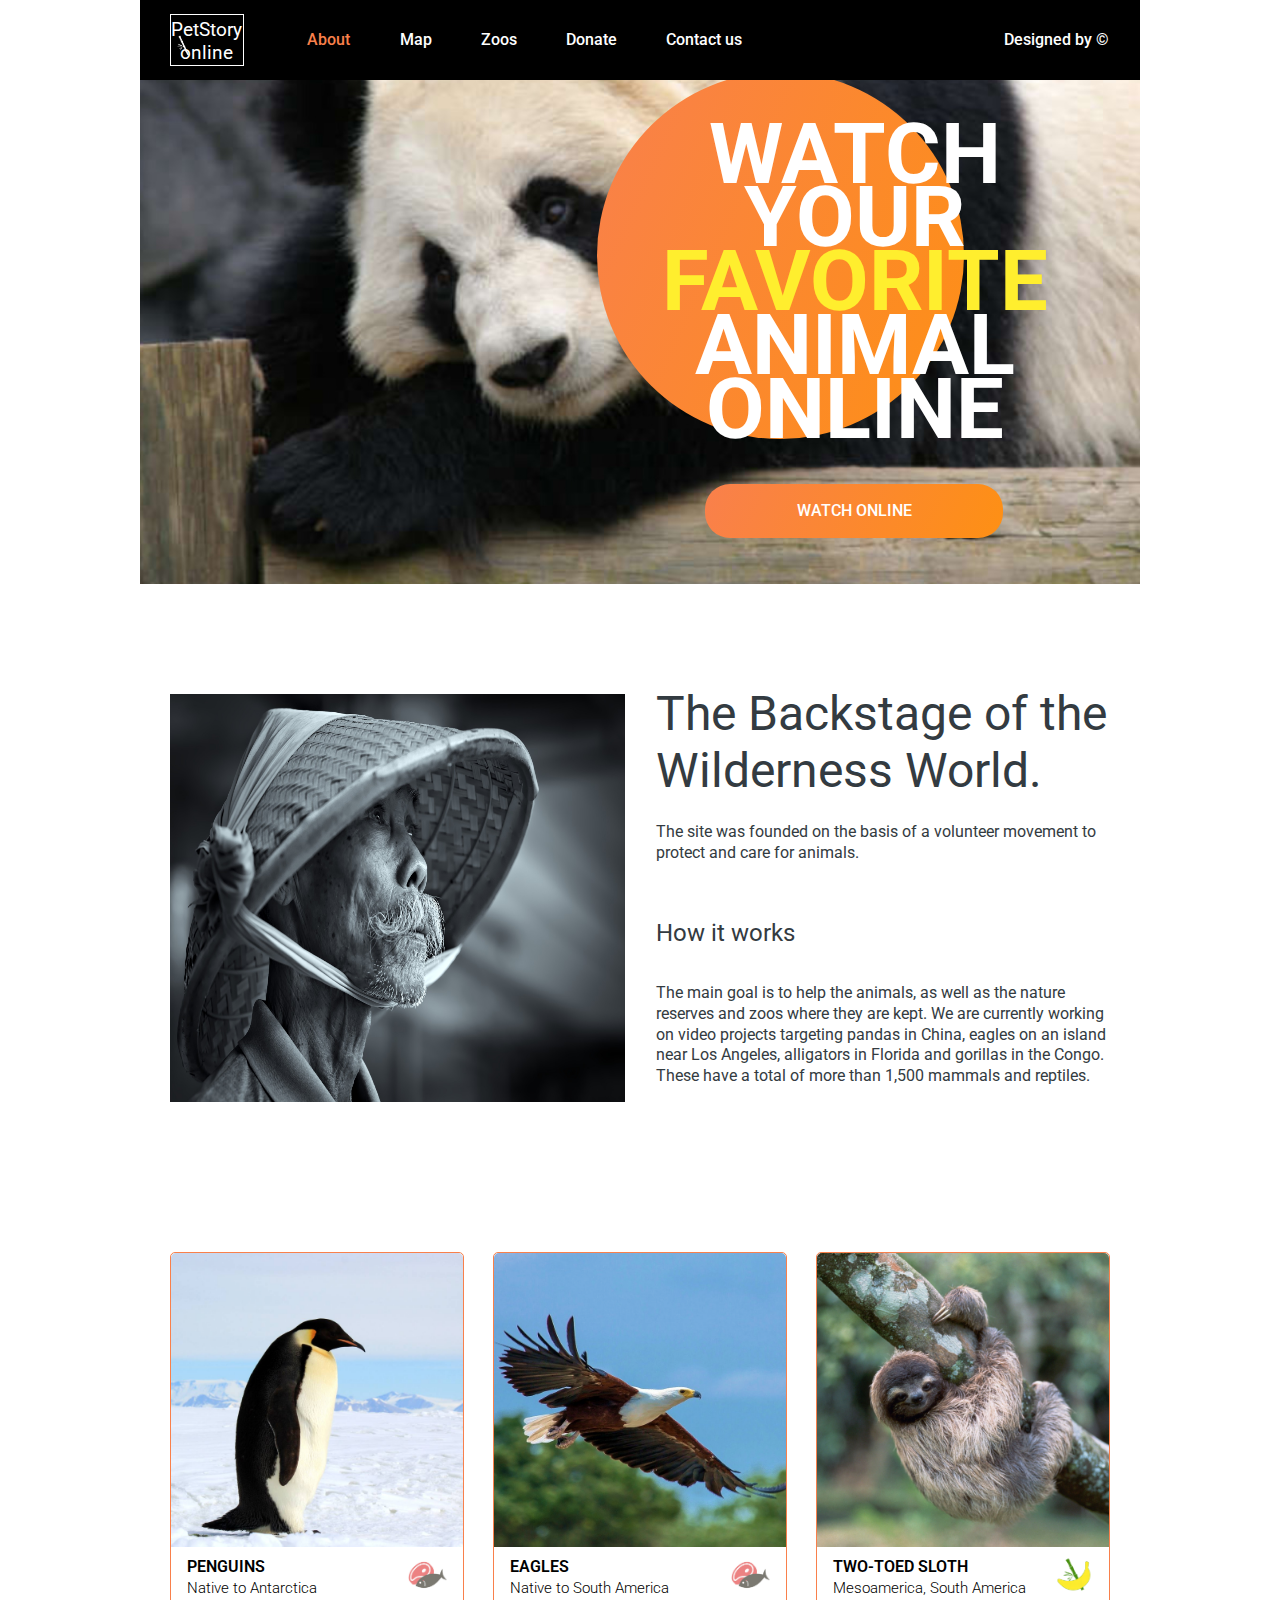
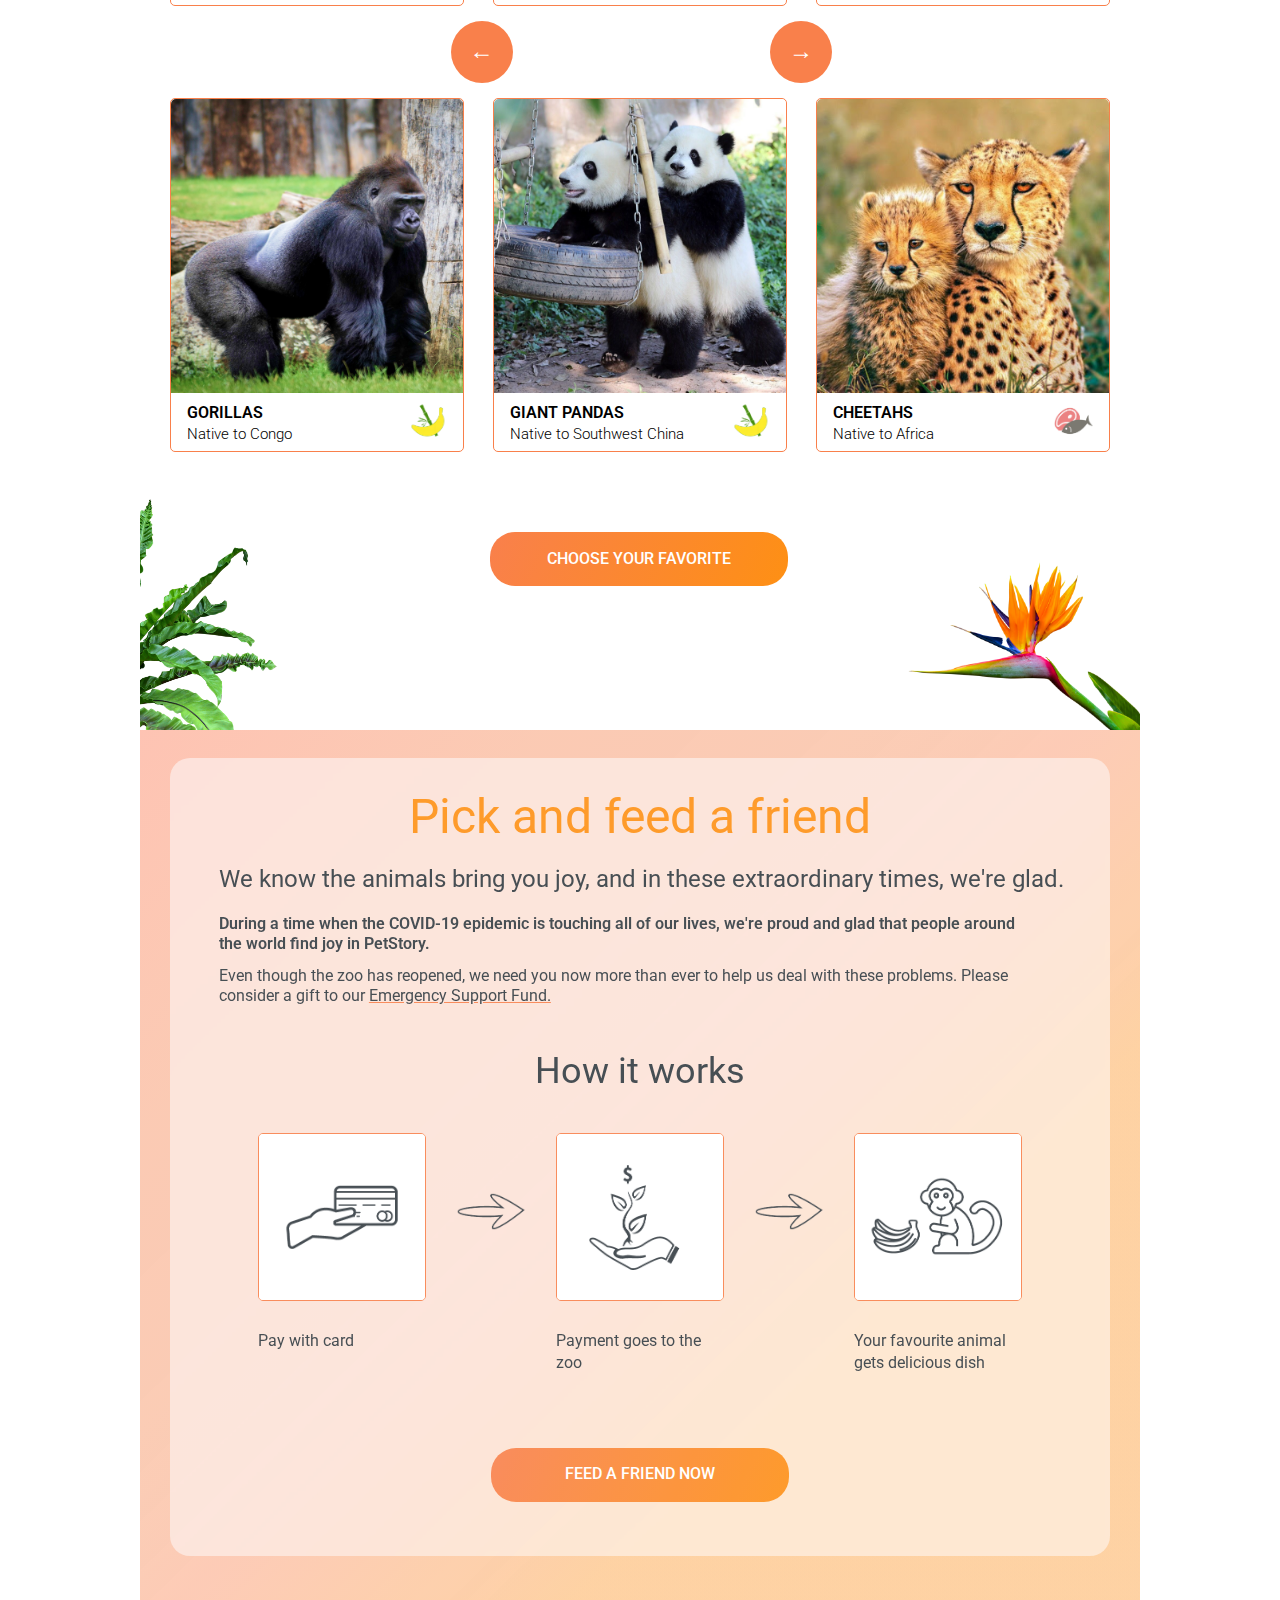
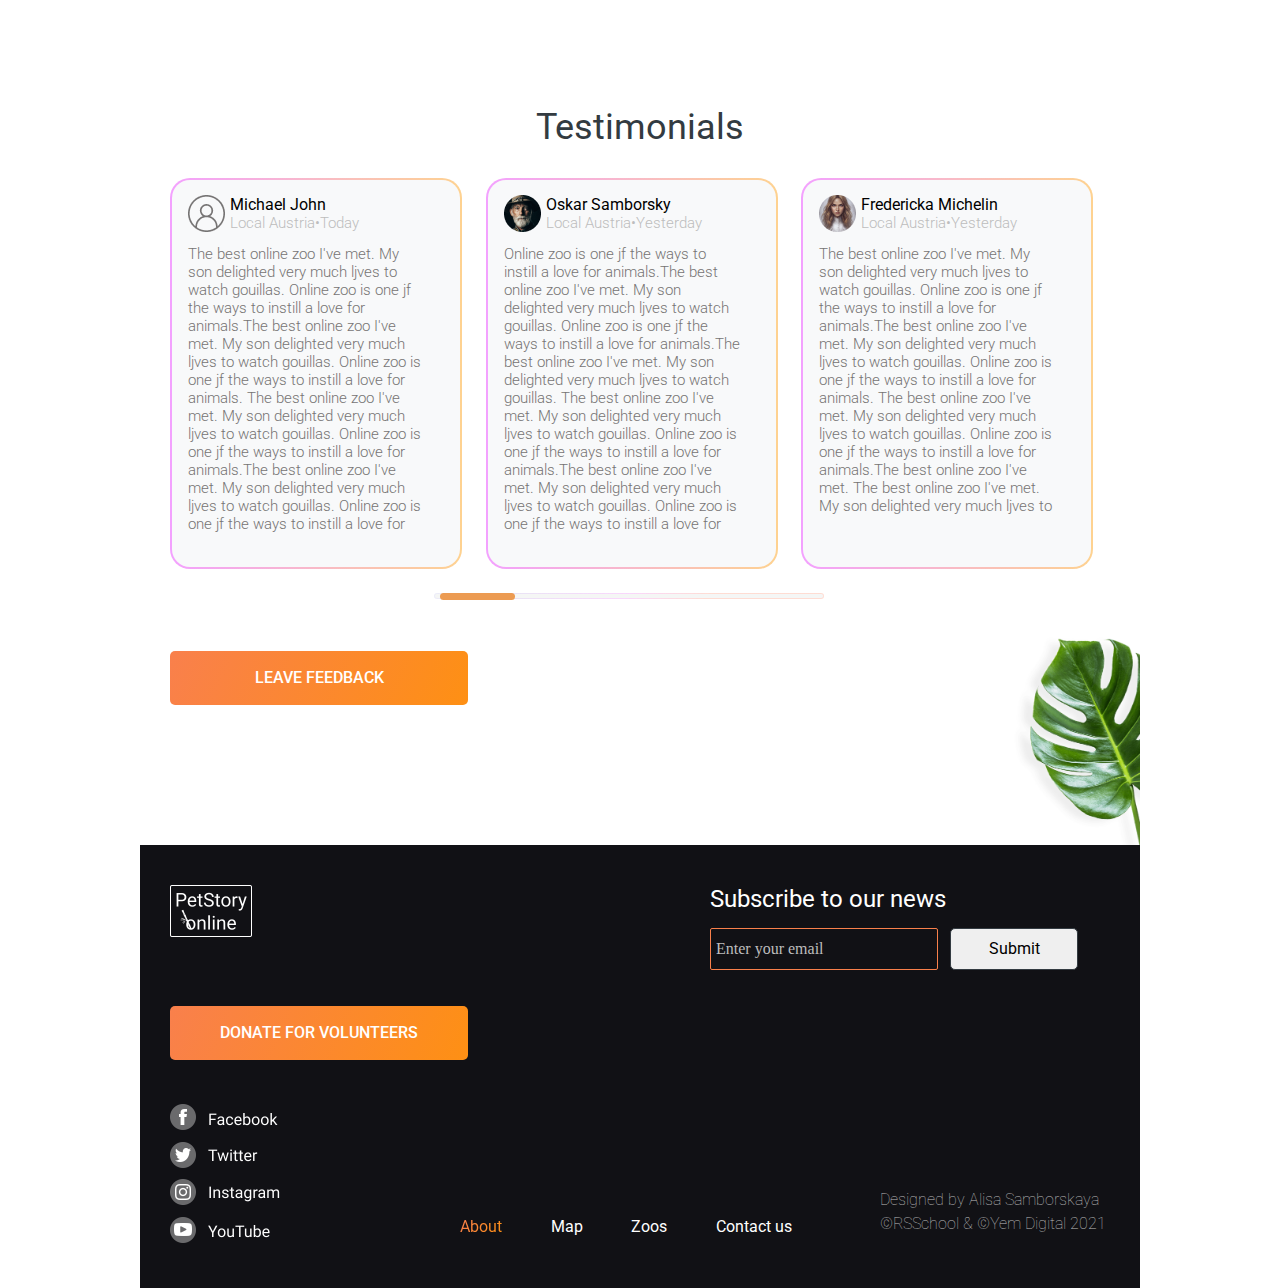
<file: pages/petstory/index.html>
<!DOCTYPE html>
<html lang="en">
<head>
    <meta charset="UTF-8">
    <meta http-equiv="X-UA-Compatible" content="IE=edge">
    <meta name="viewport" content="width=device-width, initial-scale=1.0">
    <link href='https://fonts.googleapis.com/css?family=Roboto' rel='stylesheet'>
    <link rel="shortcut icon" href="../../assets/icons/panda_icon.svg" type="image/x-icon">
    <link rel="stylesheet" href="../../assets/styles/normalize.css">
    <link rel="stylesheet" href="styles.css">
    <title>Online Zoo</title>
</head>
    <body>
        <div class="section1">
        <header>
            <div class="logo">
                <a href="../petstory/index.html" class="logo-a">
                    <h1>PetStory online</h1>
                </a>
                    <img src="../../assets/icons/bamboo.png" alt="Bamboo icon">
            </div>
            <nav class="mynav" id="mynav">
                <div class="burgerHead">
                    <img src="../../assets/icons/burger_logo.png" alt="Burger Logo" class="burger_logo">
                    <button class="cross">&#10006</button>
                </div>
                <div class="lefthead">
                    <ul>
                        <li><a href="#" class="about">About</a></li>
                        <li><a href="#" class="others">Map</a></li>
                        <li><a href="#" class="others">Zoos</a></li>
                        <li><a href="../donate/index.html" class="others">Donate</a></li>
                        <li><a href="#" class="others">Contact us</a></li>
                    </ul>
                </div>
                <div class="righthead">
                    <ul>
                        <li>
                            <a href="https://www.figma.com/file/jfEFwkXVj1WRq7sUHDr8os/PetStory-online?node-id=0%3A1" class="others">Designed by ©</a>
                        </li>
                    </ul>
                </div>
            </nav>
                <img src="../../assets/icons/burger_menu.png" alt="Burger icon" class="burger_icon">
        </header>
                <div class="circle-h2-btn">
                    <div class="circle"></div>
                    <h2 class="myh2">Watch your <span>favorite</span> animal online</h2>
                    <button class="btn_1">watсh online</button>
                </div>
            </div>
        <div class="section2">
            <div class="bamboo_text">
            <div class="bamboocap">
                <img src="../../assets/images/bamboo_cap.png" alt="Photo">
            </div>
                <div class="backstage">
                    <h2>The Backstage of the Wilderness World.</h2>
                    <p>The site was founded on the basis of a volunteer movement to protect and care for animals.</p>
                    <h3>How it works </h3>
                    <p class="backstage-p">The main goal is to help the animals, as well as the nature reserves and zoos where they are kept. We are currently working on video projects targeting pandas in China, eagles on an island near Los Angeles, alligators in Florida and gorillas in the Congo. These have a total of more than 1,500 mammals and reptiles.</p>
                </div>
            </div>
                <img src="../../assets/images/flower_photo1.png" alt="" class="flower1">
        </div>
        <div class="section3">
            <div class="arrow1 prev">
                <p>&#8592;</p>
            </div>
            <div class="cards">
                <div class="card">
                    <img src="../../assets/images/pandas.png" alt="Two Pandas" class="card_img">
                    <div class="text_icon">
                        <div>
                            <h3>Giant Pandas</h3>
                            <p>Native to Southwest China</p>
                        </div>
                        <img src="../../assets/icons/banana_bamboo.png" alt="banana_bamboo" class="banana_meet">
                    </div>
                </div>
                <div class="card">
                    <img src="../../assets/images/eagle.png" alt="Eagles" class="card_img">
                    <div class="text_icon">
                        <div>
                            <h3>Eagles</h3>
                            <p>Native to South America</p>
                        </div>
                        <img src="../../assets/icons/meet_fish.png" alt="banana_bamboo" class="banana_meet">
                    </div>
                </div>
                <div class="card">
                    <img src="../../assets/images/gorilla.png" alt="Gorilla" class="card_img">
                    <div class="text_icon">
                        <div>
                            <h3>Gorillas</h3>
                            <p>Native to Congo</p>
                        </div>
                        <img src="../../assets/icons/banana_bamboo.png" alt="banana_bamboo" class="banana_meet">
                    </div>
                </div>
                <div class="card">
                    <img src="../../assets/images/sloth.png" alt="Two Pandas" class="card_img">
                    <div class="text_icon">
                        <div>
                            <h3>Two-toed Sloth</h3>
                            <p>Mesoamerica, South America</p>
                        </div>
                        <img src="../../assets/icons/banana_bamboo.png" alt="banana_bamboo" class="banana_meet">
                    </div>
                </div>
                <div class="card">
                    <img src="../../assets/images/cheetah.png" alt="Two Pandas" class="card_img">
                    <div class="text_icon">
                        <div>
                            <h3>cheetahs</h3>
                            <p>Native to Africa</p>
                        </div>
                        <img src="../../assets/icons/meet_fish.png" alt="banana_bamboo" class="banana_meet">
                    </div>
                </div>
                <div class="card">
                    <img src="../../assets/images/penguin.png" alt="Two Pandas" class="card_img">
                    <div class="text_icon">
                        <div>
                            <h3>Penguins</h3>
                            <p>Native to Antarctica</p>
                        </div>
                        <img src="../../assets/icons/meet_fish.png" alt="banana_bamboo" class="banana_meet">
                    </div>
                </div>
            </div>
            <div class="arrow2 next">
                <p>&#8594;</p>
            </div>
        </div>
                <div class="section4">
                    <img src="../../assets/images/flower_photo2.png" alt="Green Flower" class="flower2">
                    <button class="btn_2">choose your favorite</button>
                    <img src="../../assets/images/flower_photo3.png" alt="Colored Flower" class="flower3">
                </div>
        <div class="peek">
            <div class="feed">
                <h2 class="feed-h2">Pick and feed a friend</h2>
                <div class="covid">
                    <h3>We know the animals bring you joy, and in these extraordinary times, we're glad.</h3>
                    <h4>During a time when the COVID-19 epidemic is touching all of our lives, we're proud and glad that people around the world find joy in PetStory.</h4>
                    <p>Even though the zoo has reopened, we need you now more than ever to help us deal with these problems. Please consider a gift to our <a href="../donate/index.html"> Emergency Support Fund.</a></p>
                </div>
                <h2 class="peek-h2">How it works</h2>
                <div class="pay">
                    <div class="pay1">
                        <img src="../../assets/icons/pay.png" alt="Pay icon">
                        <p>Pay with card</p>
                    </div>
                    <img src="../../assets/icons/arrow_green.png" alt="Arrow icon" class="arrow_green green1">
                    <img src="../../assets/icons/arrow.png" alt="Arrow icon" class="arrow">
                    <div class="pay1">
                        <img src="../../assets/icons/pay2.png" alt="Pay icon">
                        <p>Payment goes to the zoo</p>
                    </div>
                    <img src="../../assets/icons/arrow.png" alt="Arrow icon" class="arrow">
                    <img src="../../assets/icons/arrow_green.png" alt="Arrow icon" class="arrow_green green2">
                    <div class="pay1">
                        <img src="../../assets/icons/pay3.png" alt="Pay icon">
                        <p>Your favourite animal gets delicious dish</p>
                    </div>
                </div>
                <button class="btn_3"><a href="../donate/index.html">Feed a friend now</a></button>
            </div>
        </div>
        <div class="section5">
            <div class="feedback">
                <h3>Testimonials</h3>
                <div class="users">
                    <div class="user">
                        <div class="username">
                            <img src="../../assets/icons/user_icon1.png" alt="User icon">
                        <div class="location">
                            <h4>Michael John</h4>
                            <p>Local Austria</p>
                            <p>•</p>
                            <p>Today</p>
                        </div>
                    </div>
                        <p class="feedback-txt">The best online zoo I've met. My son delighted very much ljves to watch gouillas. Online zoo is one jf the ways to   instill a love for animals.The best online zoo I've met. My son delighted very much ljves to watch gouillas. Online zoo is one jf the ways to instill a love for animals.
                        The best online zoo I've met. My son delighted very much ljves to watch gouillas. Online zoo is one jf the ways to instill a love for animals.The best online zoo I've met. My son delighted very much ljves to watch gouillas. Online zoo is one jf the ways to instill a love for </p>
                    </div>
                    <div class="user">
                        <div class="username">
                        <img src="../../assets/icons/user_icon2.png" alt="User icon">
                            <div class="location">
                                <h4>Oskar Samborsky</h4>
                                <p>Local Austria</p>
                                <p>•</p>
                                <p>Yesterday</p>
                            </div>
                        </div>
                    <p class="feedback-txt">Online zoo is one jf the ways to instill a love for animals.The best online zoo I've met. My son delighted very much ljves to watch gouillas. Online zoo is one jf the ways to instill a love for animals.The best online zoo I've met. My son delighted very much ljves to watch gouillas.
                        The best online zoo I've met. My son delighted very much ljves to watch gouillas. Online zoo is one jf the ways to instill a love for animals.The best online zoo I've met. My son delighted very much ljves to watch gouillas. Online zoo is one jf the ways to instill a love for</p>
                </div>
                    <div class="user">
                        <div class="username">
                            <img src="../../assets/icons/user_icon3.png" alt="User icon">
                            <div class="location">
                                <h4>Fredericka Michelin</h4>
                                <p>Local Austria</p>
                                <p>•</p>
                                <p>Yesterday</p>
                            </div>
                        </div>
                        <p class="feedback-txt">The best online zoo I've met. My son delighted very much ljves to watch gouillas. Online zoo is one jf the ways to instill a love for animals.The best online zoo I've met. My son delighted very much ljves to watch gouillas. Online zoo is one jf the ways to instill a love for animals.
                            The best online zoo I've met. My son delighted very much ljves to watch gouillas. Online zoo is one jf the ways to instill a love for animals.The best online zoo I've met.
                            The best online zoo I've met. My son delighted very much ljves to</p>
                    </div>
                <div class="user">
                    <div class="username">
                        <img src="../../assets/icons/user_icon4.png" alt="User icon">
                        <div class="location">
                            <h4>Mila Riksha</h4>
                            <p>Local Austria</p>
                            <p>•</p>
                            <p>Yesterday</p>
                        </div>
                    </div>
                        <p class="feedback-txt">My son delighted very much ljves to watch gouillas. Online zoo is one jf the ways to instill a love for animals.The best online zoo I've met. My son delighted very much ljves to watch gouillas. Online zoo is one jf the ways to instill a love for animals.The best online zoo I've met. My son delighted very much ljves to watch gouillas. Online zoo is one jf the ways to instill a love for animals.The best online zoo I've met. My son delighted very much ljves to watch gouillas.
                            The best online zoo I've met. My son delighted very much ljves to watch gouillas. Online zoo is one jf</p>
                </div>
                <div class="user">
                    <div class="username">
                        <img src="../../assets/icons/user_icon1.png" alt="User icon">
                    <div class="location">
                        <h4>Michael John</h4>
                        <p>Local Austria</p>
                        <p>•</p>
                        <p>Today</p>
                    </div>
                </div>
                    <p class="feedback-txt">The best online zoo I've met. My son delighted very much ljves to watch gouillas. Online zoo is one jf the ways to   instill a love for animals.The best online zoo I've met. My son delighted very much ljves to watch gouillas. Online zoo is one jf the ways to instill a love for animals.
                    The best online zoo I've met. My son delighted very much ljves to watch gouillas. Online zoo is one jf the ways to instill a love for animals.The best online zoo I've met. My son delighted very much ljves to watch gouillas. Online zoo is one jf the ways to instill a love for </p>
                </div>
                <div class="user">
                    <div class="username">
                    <img src="../../assets/icons/user_icon2.png" alt="User icon">
                        <div class="location">
                            <h4>Oskar Samborsky</h4>
                            <p>Local Austria</p>
                            <p>•</p>
                            <p>Yesterday</p>
                        </div>
                    </div>
                <p class="feedback-txt">Online zoo is one jf the ways to instill a love for animals.The best online zoo I've met. My son delighted very much ljves to watch gouillas. Online zoo is one jf the ways to instill a love for animals.The best online zoo I've met. My son delighted very much ljves to watch gouillas.
                    The best online zoo I've met. My son delighted very much ljves to watch gouillas. Online zoo is one jf the ways to instill a love for animals.The best online zoo I've met. My son delighted very much ljves to watch gouillas. Online zoo is one jf the ways to instill a love for</p>
            </div>
                <div class="user">
                    <div class="username">
                        <img src="../../assets/icons/user_icon3.png" alt="User icon">
                        <div class="location">
                            <h4>Fredericka Michelin</h4>
                            <p>Local Austria</p>
                            <p>•</p>
                            <p>Yesterday</p>
                        </div>
                    </div>
                    <p class="feedback-txt">The best online zoo I've met. My son delighted very much ljves to watch gouillas. Online zoo is one jf the ways to instill a love for animals.The best online zoo I've met. My son delighted very much ljves to watch gouillas. Online zoo is one jf the ways to instill a love for animals.
                        The best online zoo I've met. My son delighted very much ljves to watch gouillas. Online zoo is one jf the ways to instill a love for animals.The best online zoo I've met.
                        The best online zoo I've met. My son delighted very much ljves to</p>
                </div>
            <div class="user">
                <div class="username">
                    <img src="../../assets/icons/user_icon4.png" alt="User icon">
                    <div class="location">
                        <h4>Mila Riksha</h4>
                        <p>Local Austria</p>
                        <p>•</p>
                        <p>Yesterday</p>
                    </div>
                </div>
                    <p class="feedback-txt">My son delighted very much ljves to watch gouillas. Online zoo is one jf the ways to instill a love for animals.The best online zoo I've met. My son delighted very much ljves to watch gouillas. Online zoo is one jf the ways to instill a love for animals.The best online zoo I've met. My son delighted very much ljves to watch gouillas. Online zoo is one jf the ways to instill a love for animals.The best online zoo I've met. My son delighted very much ljves to watch gouillas.
                        The best online zoo I've met. My son delighted very much ljves to watch gouillas. Online zoo is one jf</p>
            </div>
            <div class="user">
                <div class="username">
                    <img src="../../assets/icons/user_icon1.png" alt="User icon">
                <div class="location">
                    <h4>Michael John</h4>
                    <p>Local Austria</p>
                    <p>•</p>
                    <p>Today</p>
                </div>
            </div>
                <p class="feedback-txt">The best online zoo I've met. My son delighted very much ljves to watch gouillas. Online zoo is one jf the ways to   instill a love for animals.The best online zoo I've met. My son delighted very much ljves to watch gouillas. Online zoo is one jf the ways to instill a love for animals.
                The best online zoo I've met. My son delighted very much ljves to watch gouillas. Online zoo is one jf the ways to instill a love for animals.The best online zoo I've met. My son delighted very much ljves to watch gouillas. Online zoo is one jf the ways to instill a love for </p>
            </div>
            <div class="user">
                <div class="username">
                <img src="../../assets/icons/user_icon2.png" alt="User icon">
                    <div class="location">
                        <h4>Oskar Samborsky</h4>
                        <p>Local Austria</p>
                        <p>•</p>
                        <p>Yesterday</p>
                    </div>
                </div>
            <p class="feedback-txt">Online zoo is one jf the ways to instill a love for animals.The best online zoo I've met. My son delighted very much ljves to watch gouillas. Online zoo is one jf the ways to instill a love for animals.The best online zoo I've met. My son delighted very much ljves to watch gouillas.
                The best online zoo I've met. My son delighted very much ljves to watch gouillas. Online zoo is one jf the ways to instill a love for animals.The best online zoo I've met. My son delighted very much ljves to watch gouillas. Online zoo is one jf the ways to instill a love for</p>
        </div>
            <div class="user">
                <div class="username">
                    <img src="../../assets/icons/user_icon3.png" alt="User icon">
                    <div class="location">
                        <h4>Fredericka Michelin</h4>
                        <p>Local Austria</p>
                        <p>•</p>
                        <p>Yesterday</p>
                    </div>
                </div>
                <p class="feedback-txt">The best online zoo I've met. My son delighted very much ljves to watch gouillas. Online zoo is one jf the ways to instill a love for animals.The best online zoo I've met. My son delighted very much ljves to watch gouillas. Online zoo is one jf the ways to instill a love for animals.
                    The best online zoo I've met. My son delighted very much ljves to watch gouillas. Online zoo is one jf the ways to instill a love for animals.The best online zoo I've met.
                    The best online zoo I've met. My son delighted very much ljves to</p>
            </div>
        <div class="user">
            <div class="username">
                <img src="../../assets/icons/user_icon4.png" alt="User icon">
                <div class="location">
                    <h4>Mila Riksha</h4>
                    <p>Local Austria</p>
                    <p>•</p>
                    <p>Yesterday</p>
                </div>
            </div>
                <p class="feedback-txt">My son delighted very much ljves to watch gouillas. Online zoo is one jf the ways to instill a love for animals.The best online zoo I've met. My son delighted very much ljves to watch gouillas. Online zoo is one jf the ways to instill a love for animals.The best online zoo I've met. My son delighted very much ljves to watch gouillas. Online zoo is one jf the ways to instill a love for animals.The best online zoo I've met. My son delighted very much ljves to watch gouillas.
                    The best online zoo I've met. My son delighted very much ljves to watch gouillas. Online zoo is one jf</p>
        </div>
            </div>
                <input type="range" class="scroll" min="0" max="8"
                value="0">
            </div>
        </div>
        <div class="btn_leave">
            <button class="btn_4">leave feedback</button>
            <img src="../../assets/images/leav_foto.png" alt="Leav Photo" class="leave">
        </div>
    <footer>
            <a href="../petstory/index.html">
                <img src="../../assets/icons/logo_footer.png" alt="Logo" class="foot_logo">
            </a>
            <!-- Hidden Logo -->
            <a href="../petstory/index.html">
                <img src="../../assets/icons/foot_logo_hidden.png" alt="Logo" class="foot_logo_hidden">
            </a>
            <!-- Hidden Logo -->
        <button class="btn_5"><a href="../donate/index.html">donate for volunteers</a></button>
        <div class="social">
            <a href="https://www.facebook.com/"><img src="../../assets/icons/facebook.png" alt="Facebook" class="facebook"></a>
            <a href="https://twitter.com/twitter"><img src="../../assets/icons/twitter.png" alt="Twitter" class="twitter"></a>
            <a href="https://www.instagram.com/"><img src="../../assets/icons/instagram.png" alt="Instagram" class="instagram"></a>
            <a href="https://www.youtube.com/"><img src="../../assets/icons/youtube.png" alt="YouTube" class="youtube"></a>
            <!-- hidden social -->
            <a href="https://www.facebook.com/"><img src="../../assets/icons/facebook_icon.png" alt="Facebook" class="hidden_social"></a>
            <a href="https://twitter.com/twitter"><img src="../../assets/icons/twitter_icon.png" alt="Twitter" class="hidden_social"></a>
            <a href="https://www.instagram.com/"><img src="../../assets/icons/instagram_icon.png" alt="Instagram" class="hidden_social"></a>
            <a href="https://www.youtube.com/"><img src="../../assets/icons/youtube_icon.png" alt="YouTube" class="hidden_social"></a>
            <!-- hidden social -->
        </div>
        <nav class="foot-nav">
            <ul class="foot-ul">
                <li><a href="#" class="foot-about">About</a></li>
                <li><a href="#" class="foot-others">Map</a></li>
                <li><a href="#" class="foot-others">Zoos</a></li>
                <li><a href="#" class="foot-others">Contact us</a></li>
            </ul>
        </nav>
        <p class="subscribe">Subscribe to our news</p>
        <input type="email" placeholder="Enter your email" class="foot-email">
        <button type="submit" class="btn_6">Submit</button>
        <div class="designed">
            <p>Designed by Alisa Samborskaya</p>
            <p>©RSSchool & ©Yem Digital 2021</p>
        </div>
        </footer>
    <script src="./petstory.js"></script>
</body>
</html>
</file>
<file: pages/petstory/styles.css>
* {
    margin: 0;
    padding: 0;
    box-sizing: border-box;
}
body {
    margin: auto;
    max-width: 100vw;
    overflow-x: hidden;
}

header{
    width: 100%;
    height: 80px;
    position: relative;
    background: #000000;
    backdrop-filter: blur(2px);
    display: flex;
    align-items: center;
    z-index: 99;
}
.logo{
    width: 82px;
    height: 52px;
    margin-left: 220px;
    margin-top: 0px;
    text-decoration: none;
    border: 1.18841px solid #FFFFFF;
    text-align: center;
    display: flex;
    align-items: center;
}
.logo h1{
    font-family: 'Roboto';
    font-style: normal;
    font-weight: 400;
    font-size: 19.0145px;
    line-height: 120%;
    color: #FFFFFF;
    margin-top: 17px;
}
.logo img{
    position: absolute;
    width: 12px;
    margin-top: 1%;
    margin-left: 0.6%;
}
.logo a{
    text-decoration: none;
}
.mynav{
    width: 70%;
    display: flex;
    justify-content: space-between;
}
.lefthead{
    width: 42%;
    height: 60%;
    margin-left: 5.68%;
    display: flex;
}
.lefthead ul{
    width: 100%;
}
.righthead{
    width: 20%;
    height: 60%;
    display: flex;
    justify-content: center;
    align-items: center;
}
.righthead ul{
    margin-left: 15%;
}
.mynav ul{
    font-family: 'Roboto', sans-serif;
    font-style: normal;
    font-weight: 500;
    font-size: 16px;
    line-height: 140%;
    display: flex;
    justify-content: space-between;
    list-style: none;
}
.about{
    color: #F9804B;
    text-decoration: none;
}
.about:hover .others{
    color: #FFEE2E !important;
}
.others{
    text-decoration: none;
    color: #ffffff;
}
.others:hover{
    background: linear-gradient(113.96deg, #F9804B 1.49%, #FE9013 101.44%);
    -webkit-background-clip: text;
    -webkit-text-fill-color: transparent;
    background-clip: text;
}
.burgerHead{
    display: none;
}
.burger_icon{
    display: none;
}
.burger_logo{
    display: none;
}
.section1{
    width: 100%;
    height: 780px;
    position: relative;
    background-image: url(../../assets/images/Giant-Panda.png);
    background-size: cover;
}
.circle-h2-btn{
    width: 700px;
    height: 700px;
    margin-left: 50%;
    display: flex;
    flex-direction: column;
    position: absolute;
    z-index: 18;
}
.circle{
    width: 465px;
    height: 465px;
    margin-top: 2%;
    margin-left: 1%;
    border-radius: 50%;
    background: linear-gradient(113.96deg, #F9804B 1.49%, #FE9013 101.44%);
    z-index: 18;
}
.myh2{
    position: absolute;
    width: 500.31px;
    height: 400px;
    margin-top: 12.4%;
    margin-left: 11.2%;
    font-family: 'Roboto';
    font-style: normal;
    font-weight: 700;
    font-size: 106.5px;
    line-height: 75%;
    text-align: center;
    text-transform: uppercase;
    color: #FFFFFF;
    z-index: 18;
}
.myh2 span{
    color: #FFEE2E;
}
.btn_1{
    width: 298px;
    height: 54px;
    margin-top: 9.5%;
    margin-left: 26.4%;
    background: linear-gradient(113.96deg, #F9804B 1.49%, #FE9013 101.44%);
    border-radius: 25px;
    border: none;
    font-family: 'Roboto';
    font-style: normal;
    font-weight: 500;
    font-size: 16px;
    line-height: 140%;
    text-transform: uppercase;
    color: #FFFFFF;
}
.btn_1:hover{
    cursor: pointer;
    background: #E47209;
}
.btn_1:active{
    background-color: #4B9200;
    user-select: none;
}
.section2{
    width: 100%;
    height: 640px;
    margin-top: 1.4%;
    display: flex;
    align-items: center;
    justify-content: center;
    overflow: hidden;
    position: relative;
}
.bamboo_text{
    display: flex;
}
.bamboocap{
    width: 696px;
    height: 403px;
    display: flex;
}
.bamboocap img{
    width: 609px;
    height: auto;
}
.backstage{
    width: 465px;
    height: 403px;
    position: relative;
    display: flex;
    flex-direction: column;
}
.backstage h2{
    font-family: 'Roboto';
    font-style: normal;
    font-weight: 400;
    font-size: 48px;
    line-height: 120%;
    color: #333B41;
    margin: 0;
}
.backstage h3{
    width: 465px;
    height: 42px;
    font-family: 'Roboto';
    font-style: normal;
    font-weight: 400;
    font-size: 24px;
    line-height: 120%;
    color: #333B41;
    padding-top: 15.6%;
}
.backstage p{
    width: 465px;
    height: 42px;
    padding-bottom: 5%;
    padding-top: 4.7%;
    font-family: 'Roboto';
    font-style: normal;
    font-weight: 400;
    font-size: 16px;
    line-height: 130%;
    color: #333B41;
}
.backstage-p{
    width: 465px;
    height: 105px;
    margin-top: 9%;
    font-family: 'Roboto';
    font-style: normal;
    font-weight: 400;
    font-size: 17px;
    line-height: 22.4px;
    color: #333B41;
}
.flower1{
    position: absolute;
    right: -0.3%;
    margin-top: -3.4%;
    width: 214px;
    height: 605px;
    filter: drop-shadow(0px 4px 4px rgba(0, 0, 0, 0.25));
}
.section3{
    width: 100%;
    height: 900px;
    margin-top: 2.9%;
    display: flex;
    align-items: center;
    justify-content: center;
}
.cards{
    width: 1158px;
    height: 872px;
    display: flex;
    flex-wrap: wrap;
    align-content: space-between;
    justify-content: space-between;
}
.arrow1{
    width: 62px;
    height: 62px;
    margin-right: 1.25%;
    background-color: #F9804B;
    border-radius: 50%;
    display: flex;
    justify-content: center;
    align-items: center;
}
.arrow1 p{
    font-size: x-large;
    color: #FFFFFF;
}
.arrow1:hover{
    cursor: pointer;
}
.arrow1:active{
    background-color: #4B9200;
    user-select: none;
}
.arrow2{
    width: 62px;
    height: 62px;
    margin-left: 1.25%;
    background-color: #F9804B;
    border-radius: 50%;
    display: flex;
    justify-content: center;
    align-items: center;
}
.arrow2 p{
    font-size: x-large;
    color: #FFFFFF;
}
.arrow2:hover{
    cursor: pointer;
}
.arrow2:active{
    background-color: #4B9200;
    user-select: none;
}
.card{
    box-sizing: border-box;
    border: 1px solid #F9804B;
    width: 366px;
    height: 426px;
    border-radius: 5px;
    z-index: 10;
    position: relative;
}
.card_img{
    width: 364px;
    height: 364px;
    border-top-left-radius: 5px;
    border-top-right-radius: 5px;
}
.card:hover{
    overflow: hidden !important;
}
.card:hover .card_img{
    transform: scale(1.35);
    transition: 1s;
    position: relative;
    opacity: 0.75;
    filter: blur(1px);
    filter: brightness(20%);
}
.card:hover .text_icon{
    position: relative;
    transform: translateY(-170px);
    transition: 1s;
}
.card:hover .text_icon h3{
    font-family: 'Roboto';
    font-style: normal;
    font-weight: 600;
    font-size: 24px;
    line-height: 140%;
    text-transform: uppercase;
    color: white;
    margin: 5px 0 0 16px;
}
.card:hover .text_icon p{
    margin: 0;
    font-family: 'Roboto';
    font-style: normal;
    font-weight: 300;
    font-size: 18px;
    line-height: 120%;
    color: white;
    margin-left: 16px;
}
.card:hover .banana_meet{
    display: none;
}
.text_icon{
    display: flex;
    justify-content: space-between;
    align-items: center;
}
.text_icon h3{
    font-family: 'Roboto';
    font-style: normal;
    font-weight: 600;
    font-size: 16px;
    line-height: 140%;
    text-transform: uppercase;
    color: #000000;
    margin: 5px 0 0 16px;
}
.text_icon p{
    margin: 0;
    font-family: 'Roboto';
    font-style: normal;
    font-weight: 300;
    font-size: 15px;
    line-height: 120%;
    color: #000000;
    margin-left: 16px;
}
.banana_meet{
    width: 55px;
    padding-right: 16px;
}
.section4{
    width: 100%;
    height: 500px;
    margin-top: -17.5%;
    display: flex;
    justify-content: space-between;
    align-items: flex-end;
    overflow: hidden;
}
.flower2{
    width: 290px;
    z-index: 5;
}
.btn_2{
    margin-left: 4.8%;
    margin-bottom: 6.2%;
    width: 298px;
    height: 54px;
    background: linear-gradient(113.96deg, #F9804B 1.49%, #FE9013 101.44%);
    border-radius: 25px;
    border: none;
    font-family: 'Roboto';
    font-style: normal;
    font-weight: 500;
    font-size: 16px;
    line-height: 140%;
    text-align: center;
    text-transform: uppercase;
    color: #FFFFFF;
}
.btn_2:hover{
    cursor: pointer;
    background: #E47209;
}
.btn_2:active{
    background-color: #4B9200;
    user-select: none;
}
.flower3{
    width: 365px;
}
.peek{
    width: 100%;
    height: 1004px;
    background: linear-gradient(315.75deg, rgba(254, 210, 144, 0.7) 30.06%, #FEBDAB 100.95%, rgba(254, 210, 144, 0.7) 106.36%), linear-gradient(315.75deg, rgba(254, 189, 171, 0.74) 30.06%, rgba(243, 169, 248, 0.66) 50.74%, #E0D8F0 80.49%, #EAF7FE 127.9%, #EAF7FE 149.54%), linear-gradient(315.75deg, rgba(254, 189, 171, 0.74) 30.06%, rgba(243, 169, 248, 0.66) 50.74%, #E0D8F0 80.49%, #EAF7FE 127.9%, #EAF7FE 149.54%);
    opacity: 0.9;
    display: flex;
    justify-content: center;
    align-items: center;
}
.feed{
    width: 1160px;
    height: 835px;
    margin-top: -1.7%;
    background: rgba(253, 253, 255, 0.52);
    backdrop-filter: blur(2px);
    border-radius: 20px;
    display: flex;
    align-items: center;
    flex-direction: column;
    position: relative;
}
.feed-h2{
    position: absolute;
    top: 41px;
    font-family: 'Roboto';
    font-style: normal;
    font-weight: 400;
    font-size: 48px;
    line-height: 120%;
    text-align: center;
    color: #FE9013;
}
.covid h3{
    position: absolute;
    top: 129px;
    font-family: 'Roboto';
    font-style: normal;
    font-weight: 400;
    font-size: 24px;
    line-height: 120%;
    color: #333B41;
}
.covid h4{
    position: relative;
    top: 198px;
    font-family: 'Roboto';
    font-style: normal;
    font-weight: 600;
    font-size: 16px;
    line-height: 130%;
    color: #333B41;
}
.covid p{
    position: absolute;
    top: 229px;
    width: 863px;
    font-family: 'Roboto';
    font-style: normal;
    font-weight: 400;
    font-size: 16px;
    line-height: 130%;
    color: #333B41;
}
.covid a{
    text-decoration: underline;
    text-decoration-color: #F9804B;
    color: #333B41;
}
.peek-h2{
    position: absolute;
    top: 331px;
    font-family: 'Roboto';
    font-style: normal;
    font-weight: 400;
    font-size: 36px;
    line-height: 130%;
    color: #333B41;
}
.pay{
    position: absolute;
    width: 765px;
    top: 418px;
    display: flex;
    justify-content: space-between;
}
.pay1{
    width: 168px;
    height: 244px;
    border-radius: 5px;
}
.pay1 img{
    width: 168px;
    height: 168px;
    border-radius: 5px;
    border: 1px solid #F9804B;
}
.pay1 p{
    font-family: 'Roboto';
    font-style: normal;
    font-weight: 400;
    font-size: 16px;
    line-height: 140%;
    color: #333B41;
    margin-top: 15%;
}
.arrow{
    width: 100px;
    height: 75px;
    margin-top: 5.4%;
    margin-left: 1%;
}
.btn_3{
    position: absolute;
    top: 722px;
    width: 298px;
    height: 54px;
    background: linear-gradient(113.96deg, #F9804B 1.49%, #FE9013 101.44%);
    border-radius: 25px;
    border: none;
    font-family: 'Roboto';
    font-style: normal;
    font-weight: 500;
    font-size: 16px;
    line-height: 140%;
    text-align: center;
    text-transform: uppercase;
    color: #FFFFFF;
}
.btn_3:hover{
    cursor: pointer;
    background: #E47209;
}
.btn_3:active{
    background-color: #4B9200;
    user-select: none;
}
.btn_3 a {
    text-decoration: none;
    color: #FFFFFF;
}
.section5{
    width: 100%;
    height: 575px;
    display: flex;
    justify-content: center;
}
.feedback{
    width: 1160px;
    height: 575px;
    display: flex;
    align-items: center;
    flex-direction: column;
    position: relative;
}
.feedback h3{
    position: absolute;
    top: 24.5%;
    font-family: 'Roboto';
    font-style: normal;
    font-weight: 400;
    font-size: 36px;
    line-height: 130%;
    text-align: center;
    color: #333B41;
}
.users{
    width: 100%;
    position: absolute;
    top: 41%;
    display: flex;
    overflow: hidden;
}
.user{
    margin-right: 2.5%;
    padding-right: 5%;
    width: 268px;
    height: 391px;
    background: #F1F3F2;
    border-radius: 20px;
    background: linear-gradient(#f8f9fa, #f8f9fa) padding-box,
    linear-gradient(to right, #f3a1ff, #fed290) border-box;
    border-radius: 20px;
    border: 2px solid transparent;
}
.username{
    display: flex;
}
.username img{
    width: 37px;
    height: 37px;
    margin-top: 15px;
    margin-left: 16px;
}
.location{
    width: 160px;
    display: flex;
    flex-wrap: wrap;
    margin-left: 5px;
}
.location h4{
    margin: 0;
    margin-top: 15px;
    font-family: 'Roboto';
    font-style: normal;
    font-weight: 400;
    font-size: 16px;
    line-height: 120%;
    color: #000000;
}
.location p {
    margin: 0;
    font-family: 'Roboto';
    font-style: normal;
    font-weight: 300;
    font-size: 15px;
    line-height: 120%;
    color: #BDBDBD;
}
.feedback-txt{
    font-family: 'Roboto';
    font-style: normal;
    font-weight: 300;
    font-size: 15px;
    line-height: 120%;
    color: #767474;
    width: 237px;
    height: 309px;
    margin-left: 16px;
    margin-top: 5%;
}

.scroll{
    position: relative;
    left: 0;
    margin-top: 48.5%;
    appearance: none;
    width: 600px;
    height: 8px;
    outline: none;
    opacity: 0.7;
    transition: opacity 0.2s;
    border: solid 1px transparent;
    background: linear-gradient(#f1f3f2, #f1f3f2) padding-box, linear-gradient(315.75deg, rgba(254, 189, 171, 0.74) 30.06%, rgba(243, 169, 248, 0.66) 50.74%, #e0d8f0 80.49%, #eaf7fe 127.9%, #eaf7fe 149.54%) border-box;
    border-radius: 5px;
    z-index: 100;
}
.scroll:hover {
    opacity: 1;
  }
  .scroll::-webkit-slider-thumb {
    -webkit-appearance: none;
    appearance: none;
    width: 105px;
    height: 7px;
    background: #E47209;
    cursor: pointer;
    border-radius: 5px;
  }
.btn_leave{
    width: 100%;
    height: 400px;
    display: flex;
    align-items: flex-start;
    justify-content: space-between;
    overflow: hidden;
    position: relative;
}
.btn_4{
    position: absolute;
    top: 28%;
    left: 13.8%;
    width: 298px;
    height: 54px;
    background: linear-gradient(113.96deg, #F9804B 1.49%, #FE9013 101.44%);
    border-radius: 5px;
    border: none;
    font-family: 'Roboto';
    font-style: normal;
    font-weight: 500;
    font-size: 16px;
    line-height: 140%;
    text-align: center;
    text-transform: uppercase;
    color: #FFFFFF;
}
.btn_4:hover{
    cursor: pointer;
    background: #E47209;
}
.btn_4:active{
    background-color: #4B9200;
    user-select: none;
}
.leave{
    width: 250px;
    height: auto;
    position: absolute;
    top: 17.4%;
    right: 0%;
}
footer{
    width: 100%;
    height: 443px;
    background: #111115;
    position: relative;
    margin-top: -3.5%;
}
.foot_logo{
    width: 82px;
    height: 52px;
    position: absolute;
    left: 220px;
    top: 41px;
}
.btn_5{
    width: 298px;
    height: 54px;
    position: absolute;
    left: 220px;
    top: 161px;
    background: linear-gradient(113.96deg, #F9804B 1.49%, #FE9013 101.44%);
    border-radius: 5px;
    border: none;
}
.btn_5 a{
    font-family: 'Roboto';
    font-style: normal;
    font-weight: 500;
    font-size: 16px;
    line-height: 140%;
    text-align: center;
    text-transform: uppercase;
    color: #FFFFFF;
    text-decoration: none;
}
.btn_5:hover{
    cursor: pointer;
    background: #E47209;
}
.btn_5:active{
    background-color: #4B9200;
    user-select: none;
}
.social{
    width: 120px;
    height: 150px;
    position: absolute;
    left: 220px;
    top: 259px;
    display: flex;
    flex-wrap: wrap;
}
.social a{
    height: 26px;
    text-decoration: none;
    font-family: 'Roboto';
    font-style: normal;
    font-weight: 400;
    font-size: 16px;
    line-height: 140%;
    color: #FFFFFF;
}
.facebook{
    width: 111px;
    height: 26px;
}
.twitter{
    width: 89px;
    height: 26px;
}
.instagram{
    width: 110px;
    height: 26px;
}
.youtube{
    width: 101px;
    height: 26px;
}
.foot-nav{
    width: 360px;
    height: 40px;
    position: absolute;
    left: 619px;
    top: 365px;
    display: flex;
    align-items: center;
}
.foot-ul{
    width: 100%;
    display: flex;
    align-items: center;
    justify-content: space-between;
    list-style: none;
    padding: 0;
}
.foot-ul li{
    font-family: 'Roboto';
    font-style: normal;
    font-weight: 400;
    font-size: 16px;
    line-height: 140%;
    color: #FFFFFF;
}
.foot-about{
    font-family: 'Roboto';
    font-style: normal;
    font-weight: 400;
    font-size: 16px;
    line-height: 140%;
    color: #FFFFFF;
    background: linear-gradient(113.96deg, #F9804B 1.49%, #FE9013 101.44%);
    -webkit-background-clip: text;
    -webkit-text-fill-color: transparent;
    background-clip: text;
}
.foot-others{
    font-family: 'Roboto';
    font-style: normal;
    font-weight: 400;
    font-size: 16px;
    line-height: 140%;
    color: #FFFFFF;
    text-decoration: none;
}
.foot-others:hover{
    background: linear-gradient(113.96deg, #F9804B 1.49%, #FE9013 101.44%);
    -webkit-background-clip: text;
    -webkit-text-fill-color: transparent;
    background-clip: text;
}
.subscribe{
    width: 237px;
    height: 29px;
    position: absolute;
    left: 1013px;
    top: 40px;
    font-family: 'Roboto';
    font-style: normal;
    font-weight: 400;
    font-size: 24px;
    line-height: 120%;
    color: #FFFFFF;
}
input{
    width: 226px;
    height: 42px;
    position: absolute;
    left: 1013px;
    top: 83px;
    color: #BDBDBD;;
    border-radius: 2px;
    border: 1px solid #F9804B;
    background: transparent;
    padding-left: 0.5%;
}
input::placeholder{
    color: #BDBDBD;
}
.btn_6{
    width: 129px;
    height: 42px;
    position: absolute;
    left: 1251px;
    top: 83px;
    font-family: 'Roboto';
    font-style: normal;
    font-weight: 400;
    font-size: 16px;
    line-height: 140%;
    color: #000000;
    border: 1px solid #333B41;
    border-radius: 5px;
}
.btn_6:hover{
    cursor: pointer;
}
.btn_6:active{
    border: 1px solid #4B9200;
    color: #4B9200;
    user-select: none;
}
.designed{
    width: 240px;
    height: 21px;
    position: absolute;
    left: 1152px;
    top: 341px;
}
.designed p{
    font-family: 'Roboto';
    font-style: normal;
    font-weight: lighter;
    font-size: 16px;
    line-height: 130%;
    color: #BDBDBD;
}
.hidden_social{
    width: 26px;
    height: 26px;
    display: none;
}
.foot_logo_hidden{
    display: none;
    width: 137px;
    height: auto;
    position: relative;
}
.arrow_green{
    display: none;
}
/* Small desktop */
@media (min-width: 1000px) and (max-width: 1440px){
    body {
        max-width: 1000px;
    }
    header{
        position: relative;
    }
    .logo{
        width: 82px;
        height: 52px;
        margin-left: 30px;
    }
    .mynav{
        width: 100%;
    }
    .lefthead{
        width: 48.5%;
        margin-left: 7.1%;
    }
    .righthead{
        width: 22%;
    }
    .section1{
        width: 100%;
        height: 584px;
        position: relative;
        background-image: url(../../assets/images/Giant\ Panda\ small\ desktop.png);
        background-size: cover;
    }
    .circle-h2-btn{
        width: 500px;
        height: 500px;
    }
    .circle{
        width: 367px;
        height: 367px;
        margin-top: -1.6%;
        margin-left: -8.6%;
    }
    .myh2{
        width: 400.25px;
        height: 320px;
        margin-top: 8.5%;
        margin-left: 2.9%;
        font-size: 85px;
    }
    .btn_1{
        margin-top: 9%;
        margin-left: 13%;
    }
    .section2{
        margin-top: -1.8%;
    }
    .bamboocap{
        width: 696px;
        height: 403px;
        display: flex;
    }
    .bamboocap img{
        width: 455px;
        height: 408px;
        margin-left: 16.3%;
        margin-top: 1.3%;
    }
    .backstage{
        width: 470px;
        height: 403px;
        position: relative;
        display: flex;
        flex-direction: column;
        left: -8.3%;
        top: -6%
    }
    .flower1{
        visibility: hidden;
    }
    .section3{
        margin-top: -0.4%;
    }
    .cards{
        width: 94%;
        height: 800px;
    }
    .arrow1{
        position: absolute;
        left: 35.2%;
    }
    .arrow2{
        position: absolute;
        right: 35%;
    }
    .card{
        width: 294px;
        height: 354px;
    }
    .card_img{
        width: 292px;
        height: 294px;
    }
    .card:hover .card_img{
        transform: scale(1.4);
    }
    .section4{
        margin-top: -27.2%;
    }
    .flower2{
        width: 150px;
    }
    .btn_2{
        margin-left: 9.2%;
        margin-bottom: 14.4%;
    }
    .flower3{
        width: 245px;
    }
    .peek{
        height: 870px;
    }
    .feed{
        width: 940px;
        height: 798px;
    }
    .feed-h2{
        top: 30px;
    }
    .covid h3{
        top: 13.5%;
        left: 5.2%;
    }
    .covid h4{
        width: 85%;
        top: 156px;
        left: 5.2%;
    }
    .covid p{
        position: absolute;
        top: 208px;
        left: 5.2%;
        width: 843px;
    }
    .peek-h2{
        top: 290px;
    }
    .pay{
        top: 375px;
    }
    .btn_3{
        top: 690px;
    }
    .feedback h3{
        top: 18%;
    }
    .users{
        width: 94%;
        height: 600px;
        top: 31%;
    }
    .user{
        width: 292px;
    }
    .user:last-child{
        visibility: hidden;
    }
    .scroll{
        width: 390px;
        height: 6px;
        margin-top: 51%;
        margin-left: -2.2%;
    }
    .scroll::-webkit-slider-thumb{
        width: 75px;
    }
    .btn_4{
        top: 19%;
        left: 3%;
    }
    .btn_4:hover{
        cursor: pointer;
        background: #E47209;
    }
    .leave{
        width: 195px;
        top: 8%;
        left: 80.5%;
    }
    footer{
        margin-top: -13%;
    }
    .foot_logo{
        left: 30px;
        top: 40px;
    }
    .btn_5{
        left: 30px;
    }
    .social{
        left: 30px;
    }
    .foot-nav{
        width: 332px;
        left: 320px;
        top: 362px;
    }
    .subscribe{
        left: 570px;
    }
    input{
        width: 228px;
        left: 570px;
    }
    .btn_6{
        width: 128px;
        left: 810px;
    }
    .designed{
        left: 740px;
    }
    .designed p{
        margin-top: 1.5%;
    }
}
/* Tablet mode */
@media (min-width: 640px) and (max-width: 999px){
    body{
        max-width: 640px;
    }
    header{
        width: 640px;
        height: 34px;
        position: fixed;
    }
    .logo{
        width: 46.86px;
        height: 29.03px;
        margin-left: 20px;
        border: none;
    }
    .logo h1{
        font-size: 12.2899px;
    }
    .logo img{
        width: 7px;
        margin-left: 0.5%;
    }
    .mynav{
        display: none;
    }
    .burgNav{
        position: absolute;
        top: 0px;
        width: 100%;
        height: 329px;
        background-color: #ffffff;
        display: block;
    }
    .lefthead{
        width: 50%;
        height: 170px;
        margin-left: 10px;
        margin-top: 20px;
    }
    .lefthead ul{
        display: flex;
        flex-direction: column;
    }
    .righthead{
        width: 50%;
        height: auto;
        justify-content: left;
        margin-left: 10px;
        margin-top: 20px;
    }
    .righthead ul{
        display: flex;
        justify-content: left;
        margin-left: 0;
    }
    .burgerHead{
        display: flex;
        justify-content: space-between;
    }
    .cross{
        background: none;
        border: none;
        font-size: larger;
        margin-right: 21px;
        z-index: 1;
    }
    .burger_icon{
        display: block;
        position: absolute;
        left: 94%;
        width: 18px;
        height: 10px;
    }
    .burger_icon:hover{
        cursor: pointer;
    }
    .burger_logo{
        width: 65.6px;
        height: auto;
        margin-left: 2px;
        margin-top: 10px;
    }
    .others{
        text-decoration: none;
        color: #333B41;
        font-family: 'Roboto';
        font-style: normal;
        font-weight: 400;
        font-size: 16px;
        line-height: 140%;
    }
    .section1{
        height: 373px;
        background-image: url(../../assets/images/Giant-Panda-tablet.png);
    }
    .circle-h2-btn{
        width: 320px;
        height: 320px;
        top: 8.5%;
        z-index: 15;
        position: relative;
    }
    .circle{
        width: 237.6px;
        height: 237.6px;
        margin-top: 3.4%;
        margin-left: 4%;
        position: relative;
        z-index: 15;
    }
    .myh2{
        width: 255.64px;
        height: 204.38px;
        margin-top: 15.5%;
        margin-left: 14.3%;
        font-size: 54.2894px;
    }
    .btn_1{
        margin-top: -0.7%;
        margin-left: -93%;
    }
    .section2{
        margin-top: -9.2%;
        overflow: hidden;
    }
    .bamboocap{
        visibility: hidden;
    }
    .backstage{
        width: 495px;
        height: 403px;
        left: -26.7%;
    }
    .backstage h3{
        padding-top: 10%;
    }
    .backstage p{
        margin-left: -0.8%;
        margin-top: -0.2;
    }
    .backstage-p{
        margin-top: 6%;
    }
    .flower1{
        width: 200px;
        height: 476px;
        position: relative;
        left: -51%;
        top: -2.2%;
    }
    .section3{
        width: 100%;
        height: 900px;
        margin-top: -23.4%;
        margin-left: 0%;
        display: flex;
        align-items: center;
        justify-content: space-evenly;
    }
    .cards{
        width: 94%;
        height: 750px;
        display: flex;
        flex-wrap: wrap;
        align-content: space-between;
        justify-content: space-between;
    }
    .arrow1{
        margin-right: 14%;
        position: absolute;
    }
    .arrow2{
        margin-left: 14%;
        position: absolute;
    }
    .card{
        width: 285px;
        height: 332px;
        margin-bottom: 15%;
    }
    .card:last-child{
        visibility: hidden;
    }
    .card:nth-last-child(2){
        visibility: hidden;
    }
    .card_img{
        width: 283px;
        height: 285px;
        border-top-left-radius: 5px;
        border-top-right-radius: 5px;
    }
    .text_icon h3{
        font-weight: 500;
        font-size: 13px;
        margin: -2px 0 0 10px;
    }
    .text_icon p{
        font-size: 12px;
        margin-left: 10px;
    }
    .banana_meet{
        width: 45px;
        padding-right: 8px;
    }
    .section4{
        width: 100%;
        height: 500px;
        margin-top: -55.5%;
        display: flex;
        justify-content: space-between;
        align-items: flex-end;
        overflow: hidden;
    }
    .flower2{
        width: 130px;
    }
    .btn_2{
        margin-left: 5.6%;
        margin-bottom: 16%;
    }
    .flower3{
        width: 165px;
    }
    .peek{
        height: 781px;
    }
    .feed{
        width: 1160px;
        height: 741px;
    }
    .feed-h2{
        top: 14px;
        font-size: 42px;
    }
    .covid h3{
        top: 86px;
        left: 20px;
        font-size: 22px;
    }
    .covid h4{
        width: 600px;
        height: 42px;
        top: 158px;
        left: 0px;
        font-weight: 500;
    }
    .covid p{
        width: 600px;
        top: 210px;
    }
    .peek-h2{
        top: 282px;
    }
    .pay{
        position: absolute;
        width: 82.5%;
        top: 348px;
        left: 20px;
    }
    .pay1{
        width: 108px;
        height: 244px;
        border-radius: 5px;
    }
    .pay1 p{
        width: 170px;
        margin-top: 24%;
    }
    .arrow{
        display: none;
        position: absolute;
    }
    .arrow_green{
        display: block;
        Width:  89px;
        Height: 30px;
        margin-top: -3%;
        position: absolute;
    }
    .green1{
        left: 26%;
    }
    .green2{
        left: 65.5%;
    }
    .btn_3{
        top: 632px;
    }
    .section5{
        width: 100%;
        height: 510px;
    }
    .feedback{
        width: 100%;
        height: 575px;
        display: flex;
        align-items: center;
        flex-direction: column;
    }
    .feedback h3{
        top: 10.5%;
        left: 33.7%;
    }
    .users{
        width: 95%;
        height: 370px;
        top: 23.8%;
        left: 2.9%;
        display: flex;
        flex-direction: column;
        overflow: hidden;
    }
    .user{
        width: 600px;
        height: 300px;
        border-radius: 20px;
        margin-bottom: 18px;
    }
    .username img{
        width: 37px;
        height: 37px;
        margin-top: 13px;
        margin-left: 12px;
    }
    .location{
        width: 180px;
        display: flex;
        flex-wrap: wrap;
        margin-left: 5px;
    }
    .location h4{
        margin-top: 13px;
        margin-left: 4px;
    }
    .location p {
        margin-left: 2px;
    }
    .feedback-txt{
        width: 570px;
        height: 39.5px;
        margin-left: 16px;
        margin-top: 2.5%;
        overflow: hidden;
    }
    .line{
        visibility: hidden;
    }
    .btn_leave{
        width: 100%;
        height: 200px;
    }
    .btn_4{
        top: 11.5%;
        left: 31.2%;
        width: 240px;
    }
    .btn_4:hover{
        cursor: pointer;
        background: #E47209;
    }
    .leave{
        width: 130px;
        height: auto;
        position: absolute;
        top: 10%;
        left: 81%;
    }
    footer{
        width: 100%;
        height: 282px;
        background: #111115;
        position: relative;
        margin-top: -6.6%;
    }
    .foot_logo{
        width: 84px;
        height: 54px;
        left: 20px;
        top: 12px;
    }
    .btn_5{
        width: 298px;
        height: 54px;
        left: 20px;
        top: 98px;
    }
    .social{
        width: 30px;
        height: 227px;
        left: 594px;
        top: 14px;
        overflow: hidden;
    }
    .foot-nav{
        width: 300px;
        left: 20px;
        top: 238px;
    }
    .subscribe{
        display: none;
    }
    input{
        display: none;
    }
    .btn_6{
        display: none;
    }
    .designed{
        width: 240px;
        height: 21px;
        left: 392px;
        top: 212px;
    }
    .designed p{
        margin-top: 8px;
    }
    .darked{
        width: 640px;
        height: 3580px;
        position: absolute;
        background-color: #000000;
        top: 0;
        opacity: 0.8;
        z-index: 98;
    }
}
/* Mobile mode */
@media (min-width: 320px) and (max-width: 639px) {
    body {
        max-width: 320px;
        }
    header{
        width: 320px;
        height: 34px;
        position: fixed;
    }
    .logo{
        width: 46.86px;
        height: 29.03px;
        margin-left: 10px;
        margin-top: -7px;
        border: none;
    }
    .logo h1{
        font-size: 12.2899px;
    }
    .logo img{
        width: 6px;
        margin-left: 1.2%;
    }
    .mynav{
        display: none;
    }
    .burgNav{
        position: absolute;
        top: 0px;
        width: 100%;
        height: 329px;
        background-color: #ffffff;
        display: block;
    }
    .lefthead{
        width: 50%;
        height: 170px;
        margin-left: 10px;
        margin-top: 20px;
    }
    .lefthead ul{
        display: flex;
        flex-direction: column;
    }
    .righthead{
        width: 50%;
        height: auto;
        justify-content: left;
        margin-left: 10px;
        margin-top: 20px;
    }
    .righthead ul{
        display: flex;
        justify-content: left;
        margin-left: 0;
    }
    .burgerHead{
        display: flex;
        justify-content: space-between;
    }
    .cross{
        background: none;
        border: none;
        font-size: larger;
        margin-right: 21px;
        z-index: 1;
    }
    .burger_icon:hover{
        cursor: pointer;
    }
    .burger_logo{
        width: 65.6px;
        height: auto;
        margin-left: 2px;
        margin-top: 10px;
    }
    .others{
        text-decoration: none;
        color: #333B41;
        font-family: 'Roboto';
        font-style: normal;
        font-weight: 400;
        font-size: 16px;
        line-height: 140%;
    }
    .burger_icon{
        display: block;
        position: relative;
        width: 18px;
        left: 73.4%;
    }
    .section1{
        Width: 100%;
        Height: 220px;
        position: relative;
        background-image: url(../../assets/images/Giant-Panda-mobile.png);
        background-size: cover;
        background-repeat: no-repeat;
    }
    .circle-h2-btn{
        width: 160px;
        height: 160px;
        margin-top: 11.3%;
    }
    .circle{
        width: 119.09px;
        height: 119.09px;
        margin-top: 13%;
        margin-left: 2%;
    }
    .myh2{
        width: 128.13px;
        height: 102.44px;
        margin-top: 26%;
        margin-left: 13%;
        font-size: 28px;
    }
    .btn_1{
        position: absolute;
        width: 298px;
        height: 54px;
        margin-top: 206px;
        margin-left: -148px;
    }
    .section2{
        margin-top: -4%;
        overflow: hidden;
    }
    .bamboocap{
        display: none;
    }
    .backstage{
        width: 300px;
        height: 403px;
        left: 12.5%;
        top: 21.6%
    }
    .backstage h2{
        font-size: 24px;
    }
    .backstage h3{
        width: 320px;
        height: 42px;
        font-weight: 400;
        font-size: 24px;
        line-height: 120%;
        color: #333B41;
        padding-top: 17%;
        padding-left: 0.9%;
    }
    .backstage p{
        width: 297px;
        height: 42px;
        padding-left: 0.6%;
        padding-top: 3.4%;
    }
    .backstage-p{
        width: 300px;
        height: 198px;
        margin-top: 9.5%;
    }
    .flower1{
        width: 75px;
        height: auto;
        position: relative;
        top: -23.8%;
        left: 4.8%;
    }
    .section3{
        margin-top: -46%;
    }
    .cards{
        width: 94%;
        height: 800px;
    }
    .arrow1{
        display: none;
    }
    .arrow2{
        display: none;
    }
    .card:last-child{
        visibility: hidden;
    }
    .card:nth-last-child(2){
        visibility: hidden;
    }
    .card{
        width: 285px;
        height: 332px;
        margin-bottom: 18px;
        margin-left: 2.1%;
    }
    .card_img{
        width: 283px;
        height: 294px;
    }
    .text_icon h3{
        margin: -7px 0 0 10px;
    }
    .text_icon p{
        font-size: 12px;
        margin-left: 12px;
    }
    .banana_meet{
        width: 38px;
        padding-right: 8px;
    }
    .section4{
        margin-top: 55%;
    }
    .flower2{
        width: 50px;
        position: relative;
        left: 0%;
        top: 1%;
    }
    .btn_2{
        position: absolute;
        margin-left: 3.2%;
        margin-bottom: 19%;
    }
    .flower3{
        position: relative;
        width: 85px;
        left: 5%;
    }
    .peek{
        height: 1082px;
    }
    .feed{
        width: 300px;
        height: 1042px;
        justify-content: center;
    }
    .feed-h2{
        font-size: 24px;
        top: 22px;
    }
    .covid h3{
        font-size: 18px;
        top: 6%;
        left: 0%;
        Width: 297px;
        Height: 66px;
        text-align: center;
    }
    .covid h4{
        display: none;
    }
    .covid p{
        display: none;
    }
    .peek-h2{
        font-size: 24px;
        top: 146px;
    }
    .pay{
        width: 60%;
        top: 195px;
        left: 66px;
        display: block;
    }
    .arrow{
        display: none;
    }
    .arrow_green{
        display: block;
        Width:  89px;
        Height: 30px;
        margin-top: -29%;
        position: absolute;
        transform: rotate(86deg);
    }
    .green1{
        left: 78%;
    }
    .green2{
        top: 67%;
        left: 78%;
    }
    .pay1:last-child{
        margin-top: 2.8%;
    }
    .pay1 p{
        margin-top: 3%;
    }
    .btn_3{
        top: 950px;
    }
    .feedback h3{
        top: 5%;
        font-size: 24px;
    }
    .users{
        width: 94%;
        height: 370px;
        top: 13.4%;
        display: flex;
        flex-direction: column;
        overflow: hidden;
    }
    .user{
        width: 299px;
        height: 109px;
        border-radius: 20px;
        margin-bottom: 15px;
    }
    .feedback-txt{
        height: 40px;
        overflow: hidden;
    }
    .user:last-child{
        display: none;
    }
    .username img{
        margin-top: 10px;
        margin-left: 10px;
    }
    .location{
        margin-left: 7px;
    }
    .location h4{
        margin: 0;
        margin-top: 10px;
    }
    .feedback-txt{
        margin-left: 18px;
        margin-top: 6.5%;
        width: 279px;
    }
    .line{
        display: none;
    }
    .btn_leave{
        height: 156px;
        margin-top: -35%;
    }
    .btn_4{
        position: absolute;
        width: 240px;
        left: 12.6%;
        top: 1%;
    }
    .leave{
        width: 65px;
        top: 27%;
        left: 79.7%;
    }
    footer{
        height: 334px;
        margin-top: -13%;
        overflow: hidden;
    }
    .foot_logo{
        display: none;
    }
    .btn_5{
        width: 298px;
        top: 39%;
        left: 8px;
    }
    .social{
        width: 80%;
        height: 40px;
        top: 74px;
        left: 31px;
    }
    .facebook{
        display: none;
    }
    .twitter{
        display: none;
    }
    .instagram{
        display: none;
    }
    .youtube{
        display: none;
    }
    .hidden_social{
        display: block;
        margin-left: 30px;
    }
    .foot-nav{
        width: 278px;
        left: 20px;
        top: 285px;
    }
    .subscribe{
        display: none;
    }
    input{
        display: none;
    }
    .btn_6{
        display: none;
    }
    .designed{
        left: 95px;
        top: 205px;
    }
    .designed p{
        font-size: 15px;
        margin-top: 4%;
    }
    .foot_logo_hidden{
        display: block;
        left: 28%;
        top: 5.4%;
    }
    .darked{
        width: 320px;
        height: 4267px;
        position: absolute;
        background-color: #000000;
        top: 0;
        opacity: 0.8;
        z-index: 98;
    }
}
@media (max-width: 319.9px){
    body {
        min-width: 1600px;
        overflow: visible;
    }
}

.cardLeft{
    box-sizing: border-box;
    border: 1px solid #F9804B;
    width: 366px;
    height: 426px;
    border-radius: 5px;
    z-index: 10;
    position: relative;
    animation-name: petsleft;
    animation-duration: 1s;
    transition: ease-in;
}
.cardRight{
    box-sizing: border-box;
    border: 1px solid #F9804B;
    width: 366px;
    height: 426px;
    border-radius: 5px;
    z-index: 10;
    position: relative;
    animation-name: petsright;
    animation-duration: 1s;
    transition: ease-in;
}
@keyframes petsleft{
   0% {left: 70%;}
   100% {left: 0;}
}
@keyframes petsright{
    0% {right: 70%;}
    100% {right: 0;}
 }
</file>
